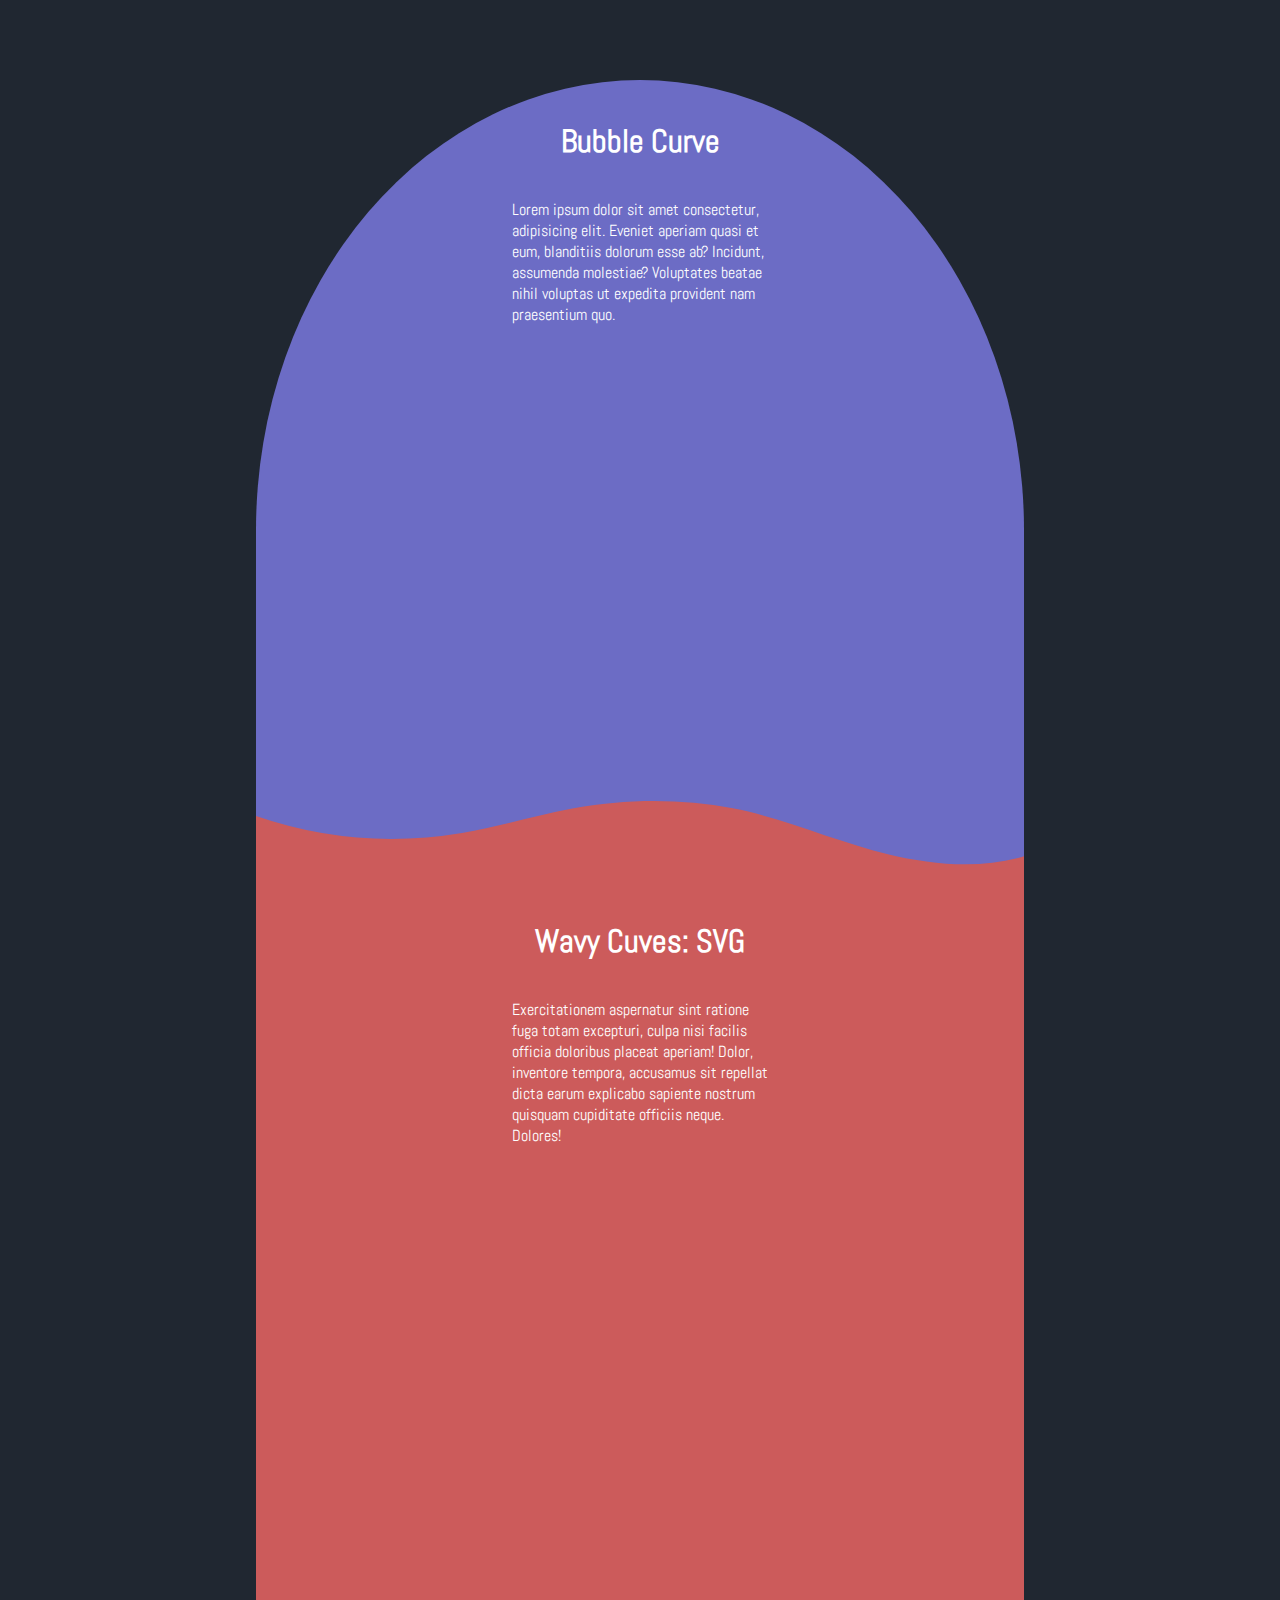
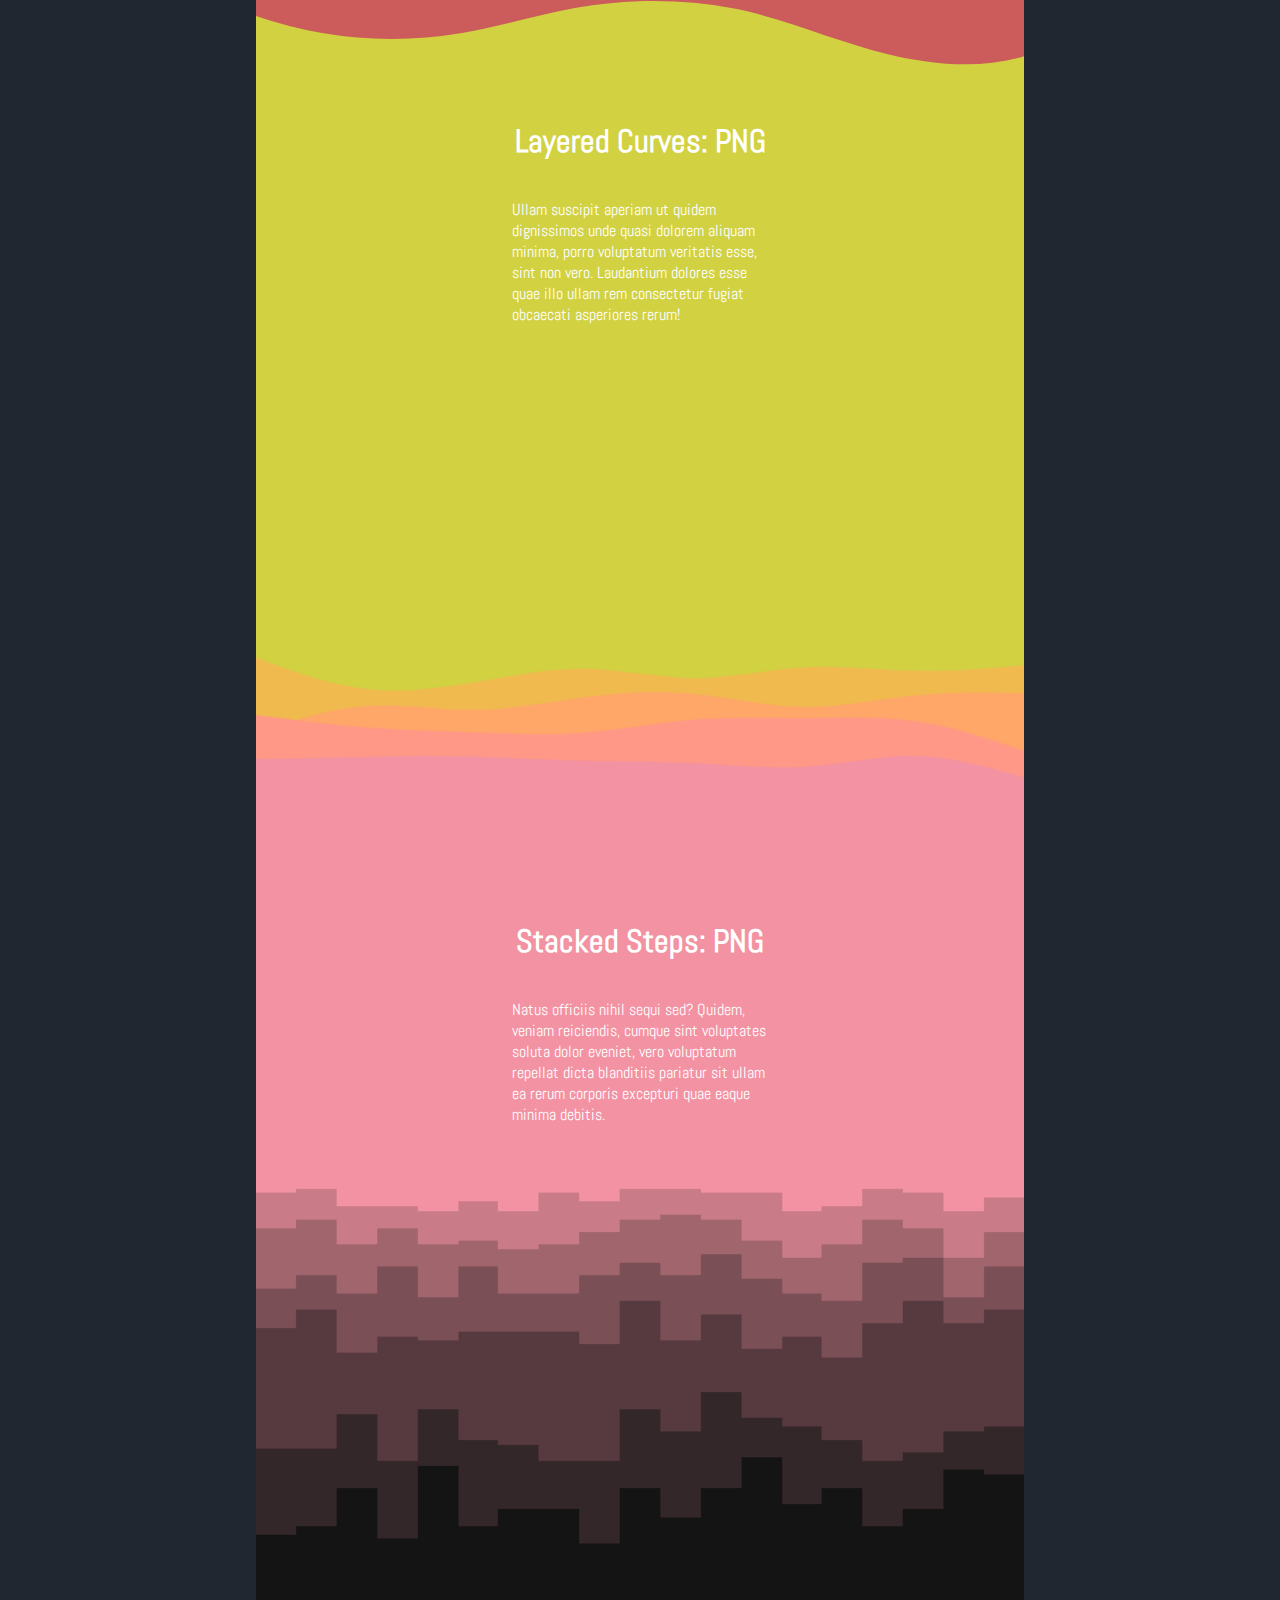
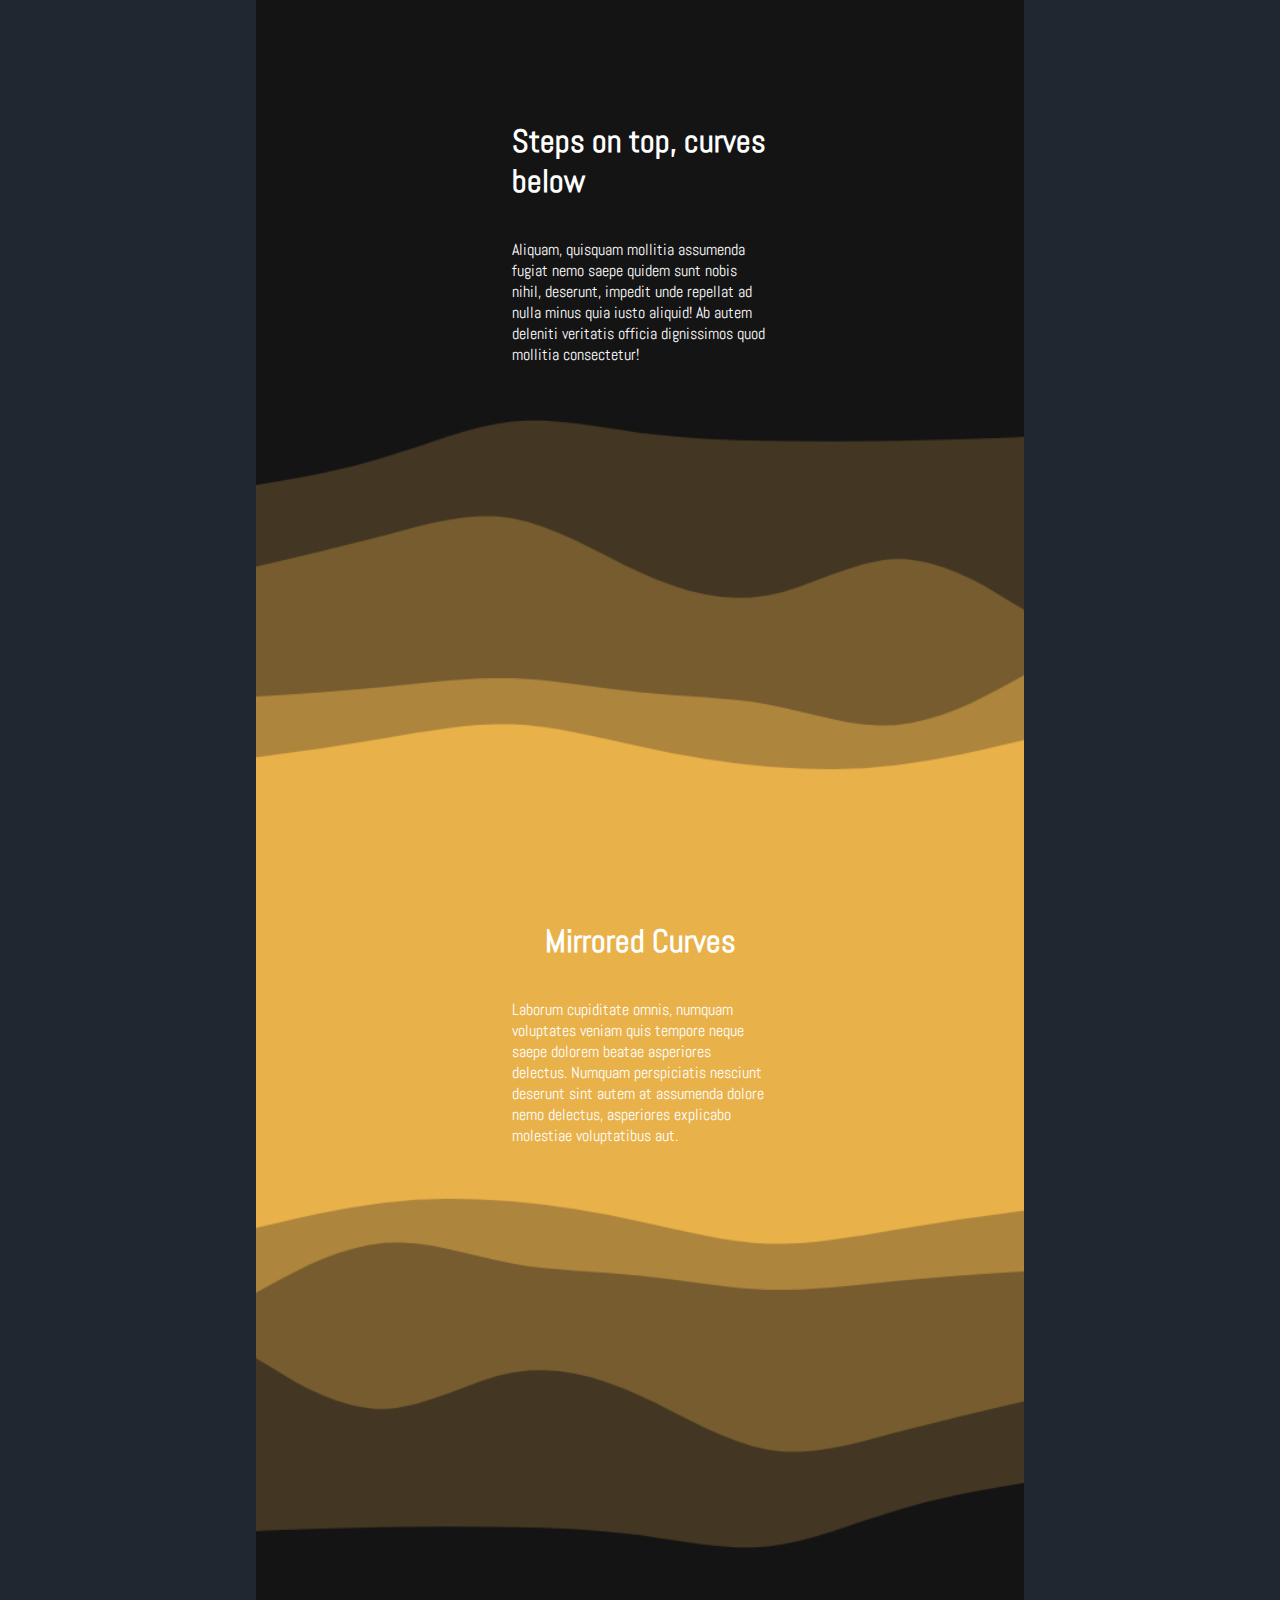
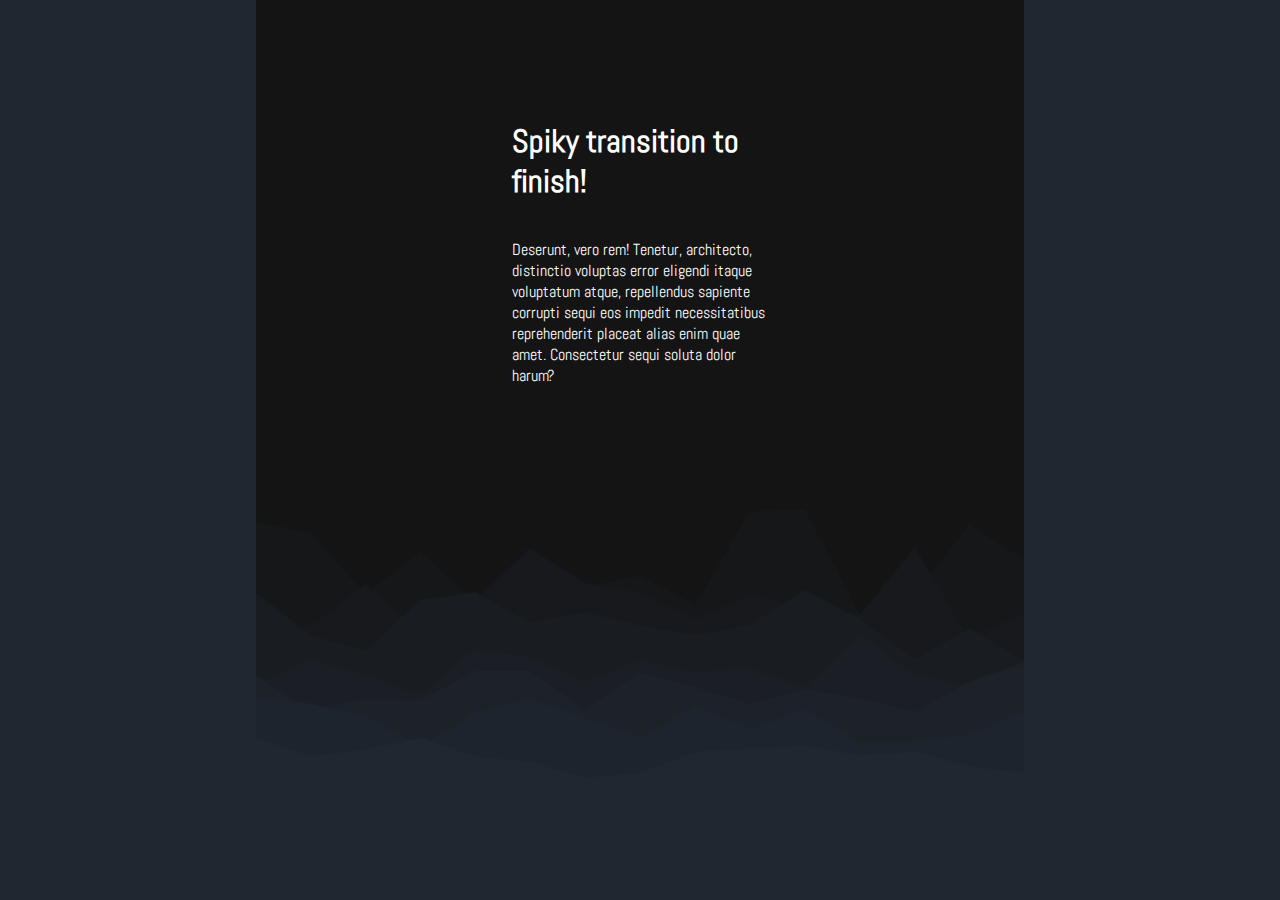
<file: index.html>
<!DOCTYPE html>
<html lang="en">
<head>
    <meta charset="UTF-8">
    <meta name="viewport" content="width=device-width, initial-scale=1.0">
    <title>Wavy Backgrounds</title>
    <link rel="preconnect" href="https://fonts.googleapis.com">
    <link rel="preconnect" href="https://fonts.gstatic.com" crossorigin>
    <link href="https://fonts.googleapis.com/css2?family=Abel&display=swap" rel="stylesheet">
    <link rel="stylesheet" href="style.css">
</head>
<body>

    <section class=" bubble">
        <h1>Bubble Curve</h1>
        <p>Lorem ipsum dolor sit amet consectetur, adipisicing elit. Eveniet aperiam quasi et eum, blanditiis dolorum esse ab? Incidunt, assumenda molestiae? Voluptates beatae nihil voluptas ut expedita provident nam praesentium quo.</p>
    
       
    
    </section>

    <section class="red">
        <div class="custom-shape-divider-top-1721498366">
            <svg data-name="Layer 1" xmlns="http://www.w3.org/2000/svg" viewBox="0 0 1200 120" preserveAspectRatio="none">
                <path d="M321.39,56.44c58-10.79,114.16-30.13,172-41.86,82.39-16.72,168.19-17.73,250.45-.39C823.78,31,906.67,72,985.66,92.83c70.05,18.48,146.53,26.09,214.34,3V0H0V27.35A600.21,600.21,0,0,0,321.39,56.44Z" class="shape-fill"></path>
            </svg>
        </div>
        
        <h1>Wavy Cuves: SVG </h1>
        <p>Exercitationem aspernatur sint ratione fuga totam excepturi, culpa nisi facilis officia doloribus placeat aperiam! Dolor, inventore tempora, accusamus sit repellat dicta earum explicabo sapiente nostrum quisquam cupiditate officiis neque. Dolores!</p>
    
    
        
    </section>

    <section class="yellow">
        <h1>Layered Curves: PNG</h1>
        <p>Ullam suscipit aperiam ut quidem dignissimos unde quasi dolorem aliquam minima, porro voluptatum veritatis esse, sint non vero. Laudantium dolores esse quae illo ullam rem consectetur fugiat obcaecati asperiores rerum!</p>
    
        <div class="custom-shape-divider-top-1721498257">
            <svg data-name="Layer 1" xmlns="http://www.w3.org/2000/svg" viewBox="0 0 1200 120" preserveAspectRatio="none">
                <path d="M321.39,56.44c58-10.79,114.16-30.13,172-41.86,82.39-16.72,168.19-17.73,250.45-.39C823.78,31,906.67,72,985.66,92.83c70.05,18.48,146.53,26.09,214.34,3V0H0V27.35A600.21,600.21,0,0,0,321.39,56.44Z" class="shape-fill"></path>
            </svg>
        </div>
        <div class="spacer layer1"></div>
    </section>

   

    <section class="pink">
        <h1>Stacked Steps: PNG</h1>
        <p>Natus officiis nihil sequi sed? Quidem, veniam reiciendis, cumque sint voluptates soluta dolor eveniet, vero voluptatum repellat dicta blanditiis pariatur sit ullam ea rerum corporis excepturi quae eaque minima debitis.</p>
    
    <div class="spacer layer2"></div>
    
    </section>

    <section class="black">
        <div class="spacer layer3 flip"></div>
        <h1>Steps on top, curves below</h1>
        <p>Aliquam, quisquam mollitia assumenda fugiat nemo saepe quidem sunt nobis nihil, deserunt, impedit unde repellat ad nulla minus quia iusto aliquid! Ab autem deleniti veritatis officia dignissimos quod mollitia consectetur!</p>
        
    
    </section>

    <section class="orange">
        <h1>Mirrored Curves</h1>
        <p>Laborum cupiditate omnis, numquam voluptates veniam quis tempore neque saepe dolorem beatae asperiores delectus. Numquam perspiciatis nesciunt deserunt sint autem at assumenda dolore nemo delectus, asperiores explicabo molestiae voluptatibus aut.</p>
    
        <div class="spacer layer3"></div>
    </section>

    <section class="black">
        <h1>Spiky transition to finish!</h1>
        <p>Deserunt, vero rem! Tenetur, architecto, distinctio voluptas error eligendi itaque voluptatum atque, repellendus sapiente corrupti sequi eos impedit necessitatibus reprehenderit placeat alias enim quae amet. Consectetur sequi soluta dolor harum?</p>
    
        <div class="spacer layer4"></div>
    </section>
    
     
    
</body>
</html>
</file>
<file: style.css>
*{
font-family: "Abel", sans-serif;
}

body{
    margin: 0 20%;
    color: white;
    background: #202731;
    overflow-x: hidden;
}

section{
    position: relative;
    display: flex;
    flex-direction: column;
    align-items: center;
    min-height: 500px;
    padding: 100px 20vw;
    padding-bottom: 200px;
}

section:last-of-type{
    margin-bottom: 100px;
}

.blue{
    background: rgb(108, 108, 197);
}

.pink{
    background: rgb(243, 146, 162);
}

.purple{
    background: rgb(173, 89, 173);
}

.orange{
    background: rgb(233, 177, 74);
}

.red{
    background: rgb(204, 91, 91);
}

.black{
    background: rgb(20, 20, 20);
}

.yellow{
    background: rgb(209, 209, 66);
}

p{
    z-index: 2;
}

h1{
    z-index: 2;
}

.bubble::after{
    content:'';
    border-top-left-radius: 80% 100%;
    border-top-right-radius: 80% 100%;
    position: absolute;
    bottom: 0;
    height: 90%;
    width: 100%;
    background-color: rgb(108, 108, 197);
}

.custom-shape-divider-top-1721498257 {
    position: absolute;
    top: 0;
    left: 0;
    width: 100%;
    overflow: hidden;
    line-height: 0;
}

.custom-shape-divider-top-1721498257 svg {
    position: relative;
    display: block;
    width: calc(100% + 1.3px);
    height: 70px;
}

.custom-shape-divider-top-1721498257 .shape-fill {
    fill: #CC5B5B;
}

.custom-shape-divider-top-1721498366 {
    position: absolute;
    top: 0;
    left: 0;
    width: 100%;
    overflow: hidden;
    line-height: 0;
}

.custom-shape-divider-top-1721498366 svg {
    position: relative;
    display: block;
    width: calc(100% + 1.3px);
    height: 70px;
}

.custom-shape-divider-top-1721498366 .shape-fill {
    fill: #6C6CC5;
}

.spacer{
    aspect-ratio: 16/9;
    width: 100%;
    background-repeat: no-repeat;
    background-position: center;
    background-size: cover;
    position: absolute;
    z-index: 1;
    margin: 0;
    padding: 0;
    display: flex;
    bottom: 0;
   
}

.layer1{
    background-image: url('./svg1.png');
}

.layer2{
    background-image: url('./stacked-steps.png');
}

.layer3{
    background-image: url('./stacked-waves.png');
}

.layer4{
    background-image: url('./layered-peaks-haikei.png');
}

.flip{
    transform: rotate(180deg);
}
</file>
